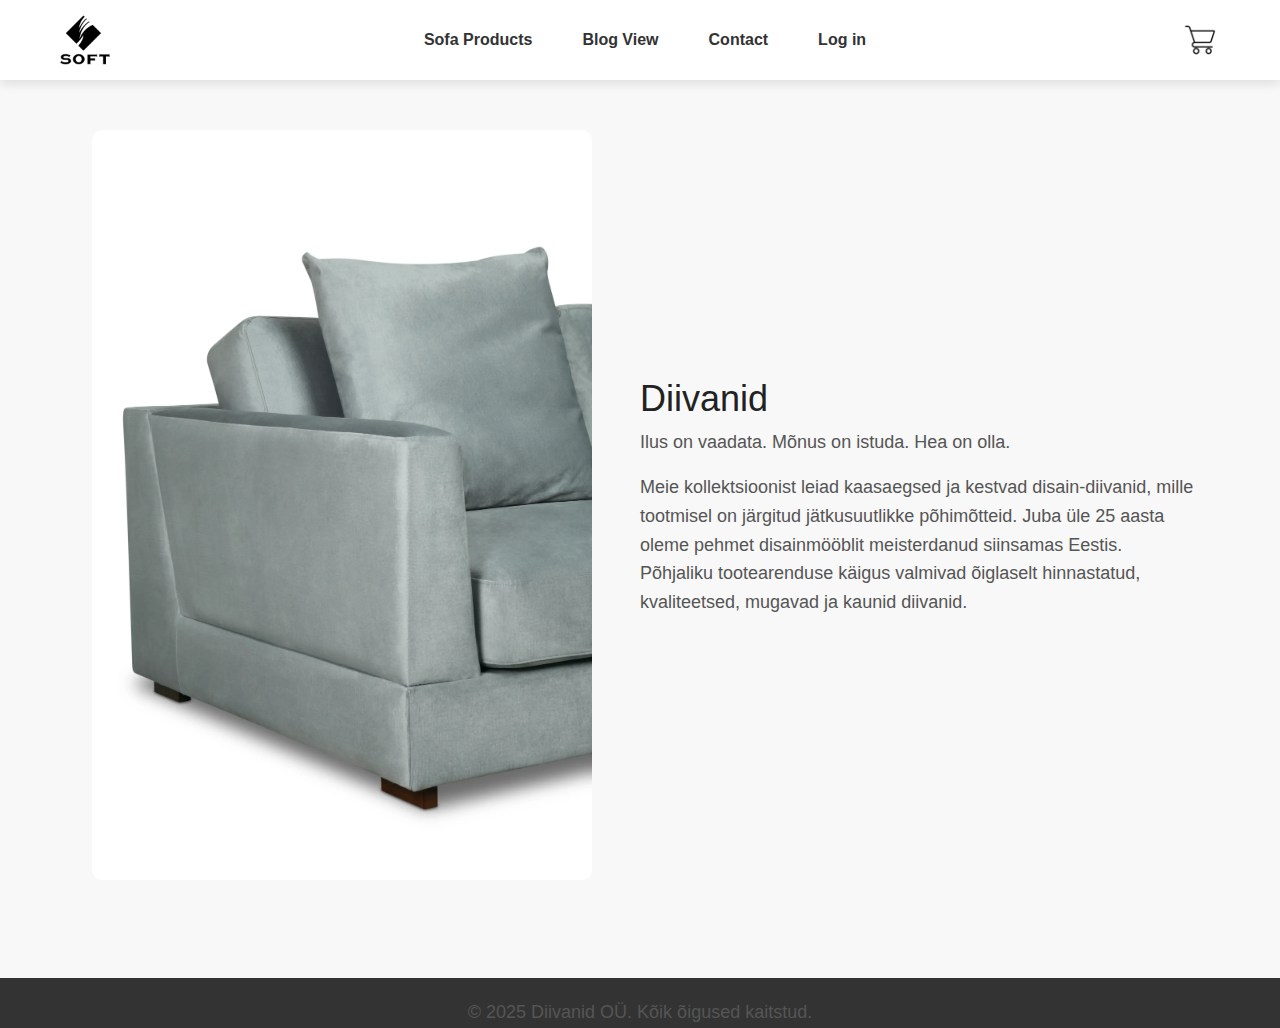
<file: index.html>
<!DOCTYPE html>
<html lang="en">
<head>
    <meta charset="UTF-8">
    <meta name="viewport" content="width=device-width, initial-scale=1.0">
    <title>Homepage</title>
    <link rel="stylesheet" href="css\bootstrap.css">
    <script src="js/bootstrap.js"></script>
    <link rel="stylesheet" href="disain.css">
</head>
<body>
    <div class="header">
        <div class="container">
            <div class="logo">
                <a href="index.html">
                    <img src="images/soft-logo-png-transparent.png" alt="Diivanid logo">
                </a>
            </div>

            <div class="nav">
                <a href="SofaProducts.html">Sofa Products</a>
                <a href="BlogView.html">Blog View</a> 
                <a href="Contact.html">Contact</a>
                <a href="LogIn.html">Log in</a>
            </div>

            <div class="cart">
                <a href="cart.html">
                    <img src="images/360_F_631788778_jbL4ZKDb5q1pQVst2lpEg7XFGKLpupBE.jpg" alt="Ostukorv">
                </a>
            </div>
        </div>
    </div>

    <!-- Peamine sektsioon (pilt vasakul, tekst paremal) -->
    <div class="main-section">
        <!-- Vasakul olev pilt -->
        <div class="image-container">
            <img src="images/2360_cropped_uhbb5l.webp" alt="Diivan">
        </div>

        <!-- Paremal olev tekst -->
        <div class="text-container">
            <h1>Diivanid</h1>
            <p>
                Ilus on vaadata. Mõnus on istuda. Hea on olla.
            </p>
            <p>
                Meie kollektsioonist leiad kaasaegsed ja kestvad disain-diivanid, 
                mille tootmisel on järgitud jätkusuutlikke põhimõtteid. 
                Juba üle 25 aasta oleme pehmet disainmööblit meisterdanud 
                siinsamas Eestis. Põhjaliku tootearenduse käigus valmivad õiglaselt hinnastatud, 
                kvaliteetsed, mugavad ja kaunid diivanid.
            </p>
        </div>
    </div>

    <div class="footer mt-5">
        <div class="container text-center">
            <p>© 2025 Diivanid OÜ. Kõik õigused kaitstud.</p>
        </div>
    </div>
</body>
</html>
</file>
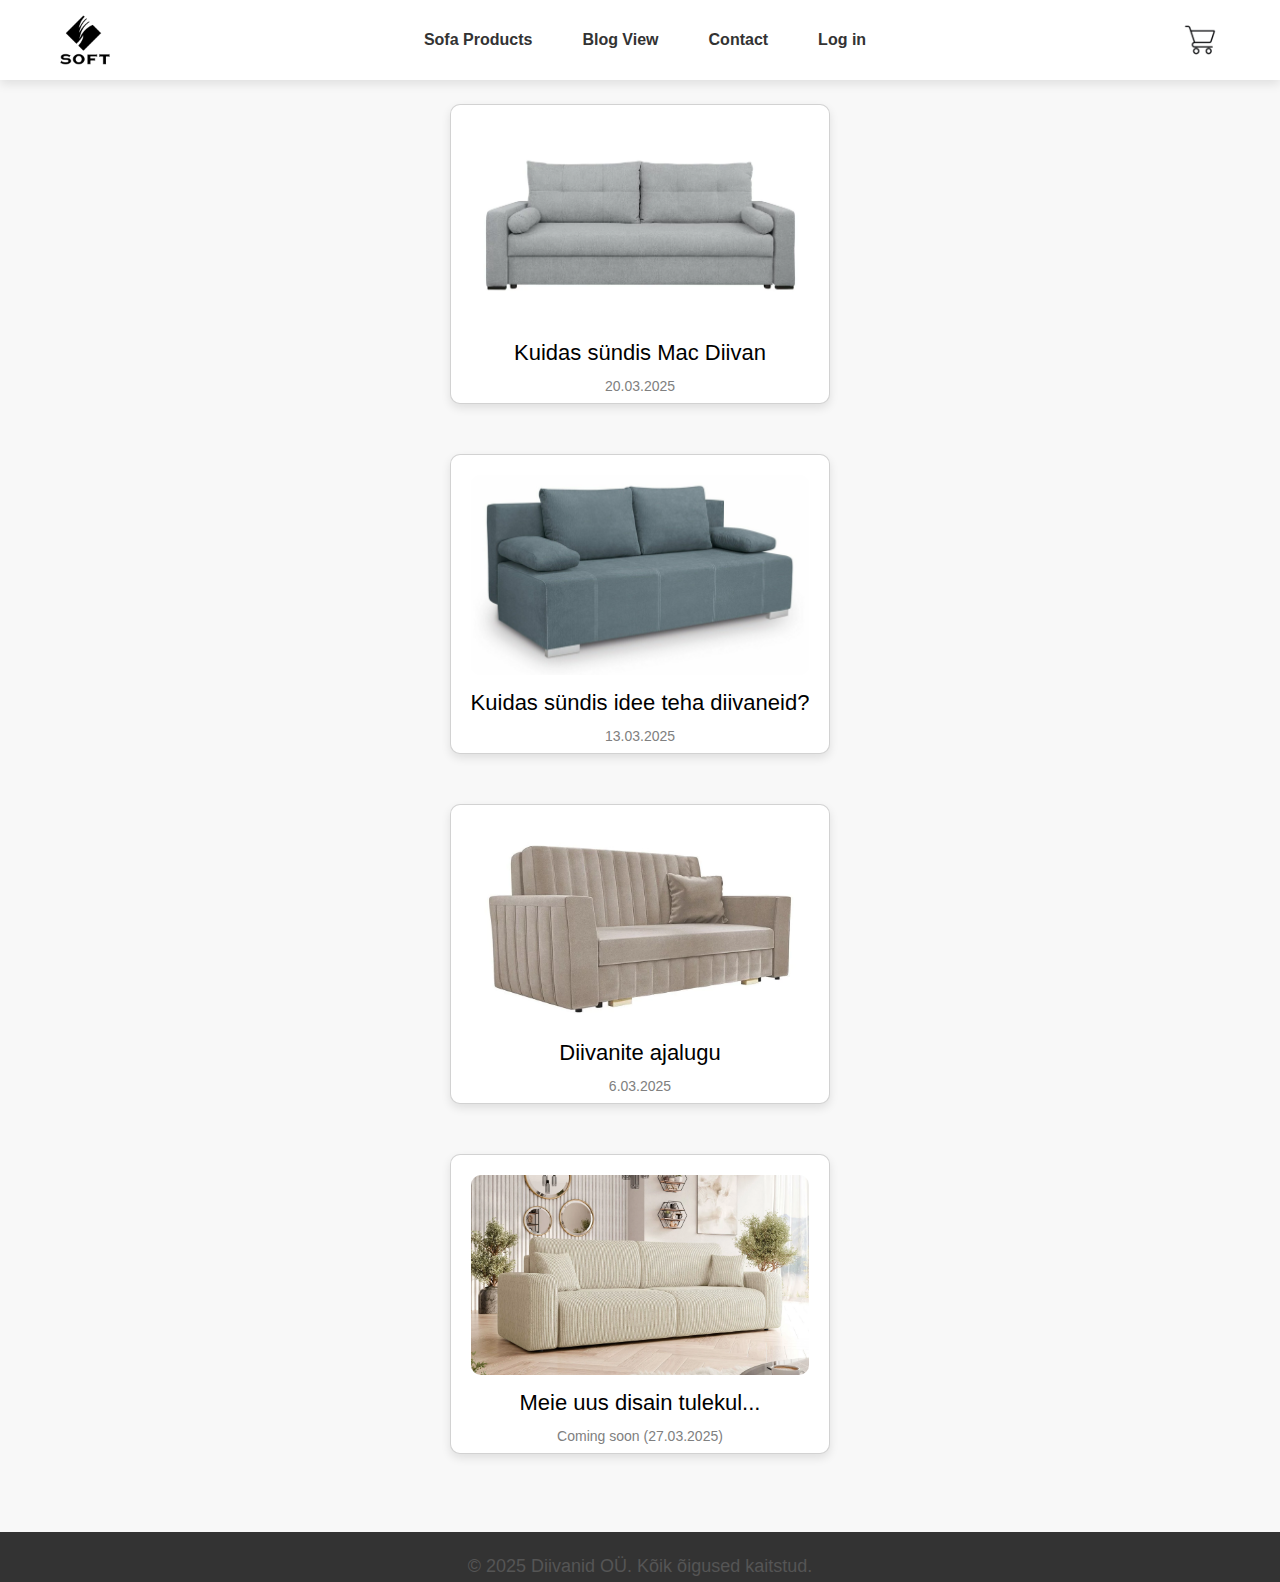
<file: BlogView.html>
<!DOCTYPE html>
<html lang="en">
<head>
    <meta charset="UTF-8">
    <meta name="viewport" content="width=device-width, initial-scale=1.0">
    <title>Blog view</title>
    <link rel="stylesheet" href="css\bootstrap.css">
    <script src="js/bootstrap.js"></script>
    <link rel="stylesheet" href="disain.css">
    <style>
        /* Paigutus, et kaardid oleksid üksteise all ja keskel */
        .posts__grid {
            display: flex;
            flex-direction: column; /* Kaardid paigutatakse üksteise alla */
            align-items: center; /* Paigutab kaardid horisontaalselt keskele */
            justify-content: flex-start; /* Paigutab kaardid algusesse (kui neid on palju, siis ei lähe nad alla) */
            gap: 20px; /* Ruumi kaartide vahel */
            width: 100%; /* Täidab kogu laiuse */
            max-width: 1200px; /* määrab maksimaalse laius, et vältida liiga laiu kaarte */
            margin: 0 auto; /* Paigutab konteineri ekraani keskele */
        }

        .posts_column {
            display: flex;
            flex-direction: column; 
            align-items: center; 
            gap: 20px; 
        }

        .card--article {
            background: white;
            padding: 20px;
            border-radius: 10px;
            margin-bottom: 30px;
            box-shadow: 0 4px 10px rgba(0, 0, 0, 0.1);
            text-align: center;
            display: flex;
            flex-direction: column;
            justify-content: space-between;
            height: 300px; /* Kõik kaardid on sama kõrgusega */
            max-width: 400px; /* Et kaardid poleks liiga laiad */
            width: 100%; /* Täidab kogu saadaval oleva ruumi */
        }

        .card__article-container {
            display: flex;
            flex-direction: column;
            justify-content: space-between;
            text-align: center;
            height: 100%;
        }

        .blog-imag {
            width: 100%; /* Pilt täidab kogu laiuse */
            height: 200px; 
            object-fit: cover; /* Lõikab pildi nii, et tähtsad osad jäävad nähtavale */
            border-radius: 10px;
            margin-bottom: 15px;
        }

        .card__article-title {
            font-size: 22px;
            margin-bottom: 10px;
            color: black; /* Pealkirjad mustad */
            transition: color 0.3s ease-in-out;
        }

        .card__article-title a {
            text-decoration: none; /* Eemaldab allajoonimise */
            color: black; 
        }

        .card__article-title a:hover {
            color: #800080; /* Hoveril lillaks */
        }

        .card__date {
            font-size: 14px;
            color: gray;
            margin-top: auto; /* Lükkab kuupäeva alla */
        }
   </style>
</head>
<body>

    <div class="header">
        <div class="container">
            <!-- Logo vasakul -->
            <div class="logo">
                <a href="index.html">
                    <img src="images/soft-logo-png-transparent.png" alt="Diivanid logo">
                </a>
            </div>

            <!-- Navigatsioonimenüü keskel -->
            <div class="nav">
                <a href="SofaProducts.html">Sofa Products</a>
                <a href="BlogView.html">Blog View</a> 
                <a href="Contact.html">Contact</a>
                <a href="LogIn.html">Log in</a>
            </div>

            <!-- Ostukorvi ikoon paremal -->
            <div class="cart">
                <a href="cart.html">
                    <img src="images/360_F_631788778_jbL4ZKDb5q1pQVst2lpEg7XFGKLpupBE.jpg" alt="Ostukorv">
                </a>
            </div>
        </div>
    </div>

    <br>

    <div class="posts">
        <div class="h-container">
            <div class="grid grid--center-xs grid--quintuple-gutter posts__grid">
                <div class="grid__col grid_col--sm-6 grid__col--md 5 posts_column">
                    <div class="card card--article">
                        <div class="card__article-container"> 
                            <img class="blog-imag" src="images/BlogiPildid/diivanvoodi-boston-586-aston-16_3947527.webp" alt="">
                            <h4 class="card__article-title">
                                <a href="https://softrend.ee/diivan-mac-kuidas-ta-sundis/" class="card__article-link">Kuidas sündis Mac Diivan</a>
                            </h4>
                            <time class="card__date" datetime> 20.03.2025</time>
                        </div>
                    </div>

                    <div class="card card--article">
                        <div class="card__article-container"> 
                            <img class="blog-imag" src="images/BlogiPildid/diivanvoodi-boston-597-wind-76_3862351.jpg" alt="">
                            <h4 class="card__article-title">
                                <a href="https://softrend.ee/diivan-mac-kuidas-ta-sundis/" class="card__article-link">Kuidas sündis idee teha diivaneid?</a>
                            </h4>
                            <time class="card__date" datetime> 13.03.2025</time>
                        </div>
                    </div>

                    <div class="card card--article">
                        <div class="card__article-container"> 
                            <img class="blog-imag" src="images/BlogiPildid/diivanvoodi-columbus-137-paros-2_3095694.webp" alt=""> 
                            <h4 class="card__article-title"> 
                                <a href="https://softrend.ee/diivan-mac-kuidas-ta-sundis/" class="card__article-link">Diivanite ajalugu</a>
                            </h4>
                            <time class="card__date" datetime> 6.03.2025</time>
                        </div>
                    </div>

                    <div class="card card--article">
                        <div class="card__article-container"> 
                            <img class="blog-imag" src="images/BlogiPildid/diivanvoodi-shelton-104-poso-100_3679557.webp" alt=""> 
                            <h4 class="card__article-title"> 
                                <a href="https://softrend.ee/diivan-mac-kuidas-ta-sundis/" class="card__article-link">Meie uus disain tulekul...</a>
                            </h4>
                            <time class="card__date" datetime> Coming soon (27.03.2025) </time>
                        </div>
                    </div>
                </div>
            </div>
        </div>
    </div>

    <div class="footer mt-5">
        <div class="container text-center">
            <p>© 2025 Diivanid OÜ. Kõik õigused kaitstud.</p>
        </div>
    </div>
</body>
</html>
</file>
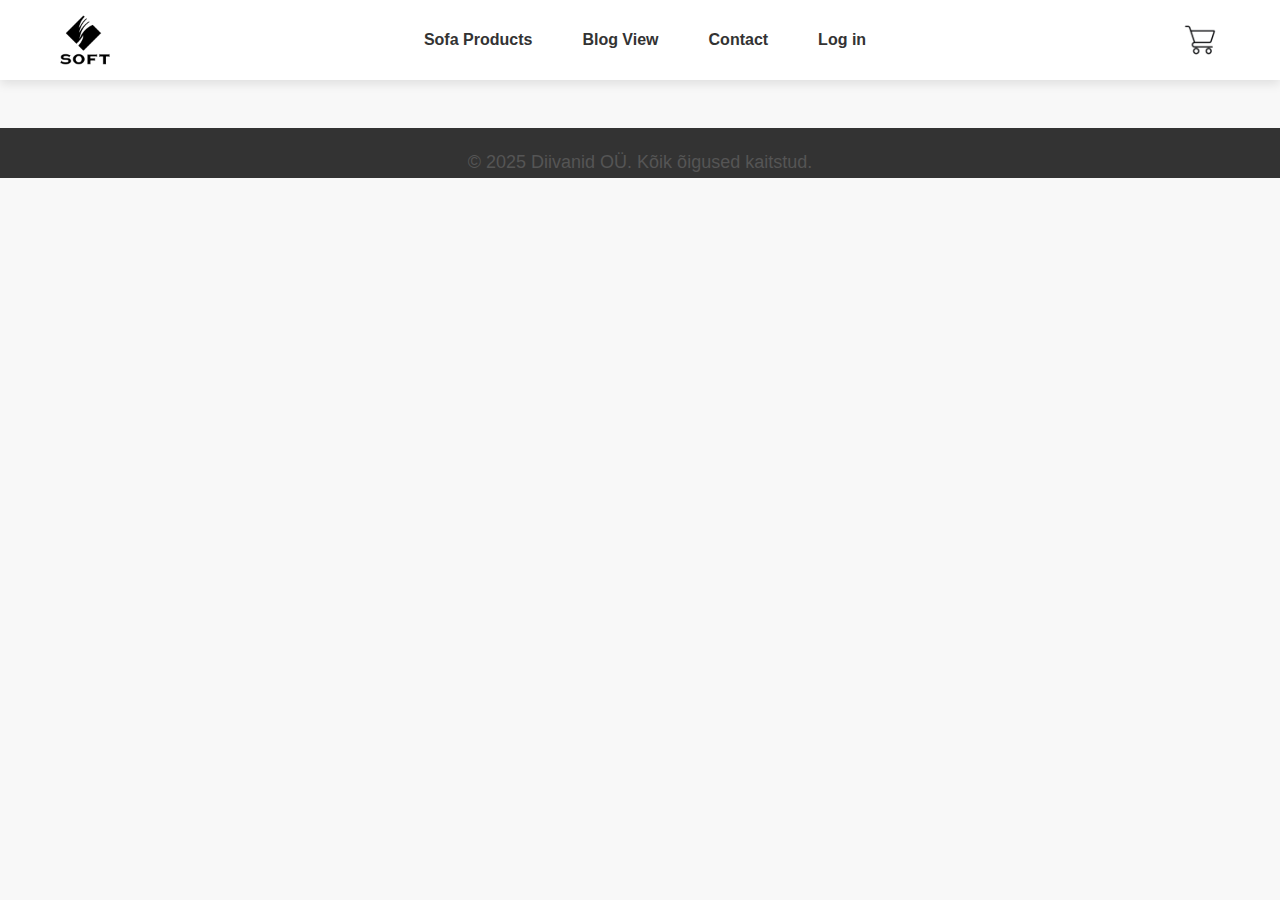
<file: cart.html>
<!DOCTYPE html>
<html lang="en">
<head>
    <meta charset="UTF-8">
    <meta name="viewport" content="width=device-width, initial-scale=1.0">
    <title>Basket</title>
    <link rel="stylesheet" href="css\bootstrap.css">
    <script src="js/bootstrap.js"></script>
    <link rel="stylesheet" href="disain.css">
</head>
<body>
    <div class="header">
        <div class="container">
            <div class="logo">
                <a href="index.html">
                    <img src="images/soft-logo-png-transparent.png" alt="Diivanid logo">
                </a>
            </div>

            <div class="nav">
                <a href="SofaProducts.html">Sofa Products</a>
                <a href="BlogView.html">Blog View</a> 
                <a href="Contact.html">Contact</a>
                <a href="LogIn.html">Log in</a>
            </div>

            <div class="cart">
                <a href="cart.html">
                    <img src="images/360_F_631788778_jbL4ZKDb5q1pQVst2lpEg7XFGKLpupBE.jpg" alt="Ostukorv">
                </a>
            </div>
        </div>
    </div>

    <div class="footer mt-5">
        <div class="container text-center">
            <p>© 2025 Diivanid OÜ. Kõik õigused kaitstud.</p>
        </div>
    </div>
</body>
</html>
</file>
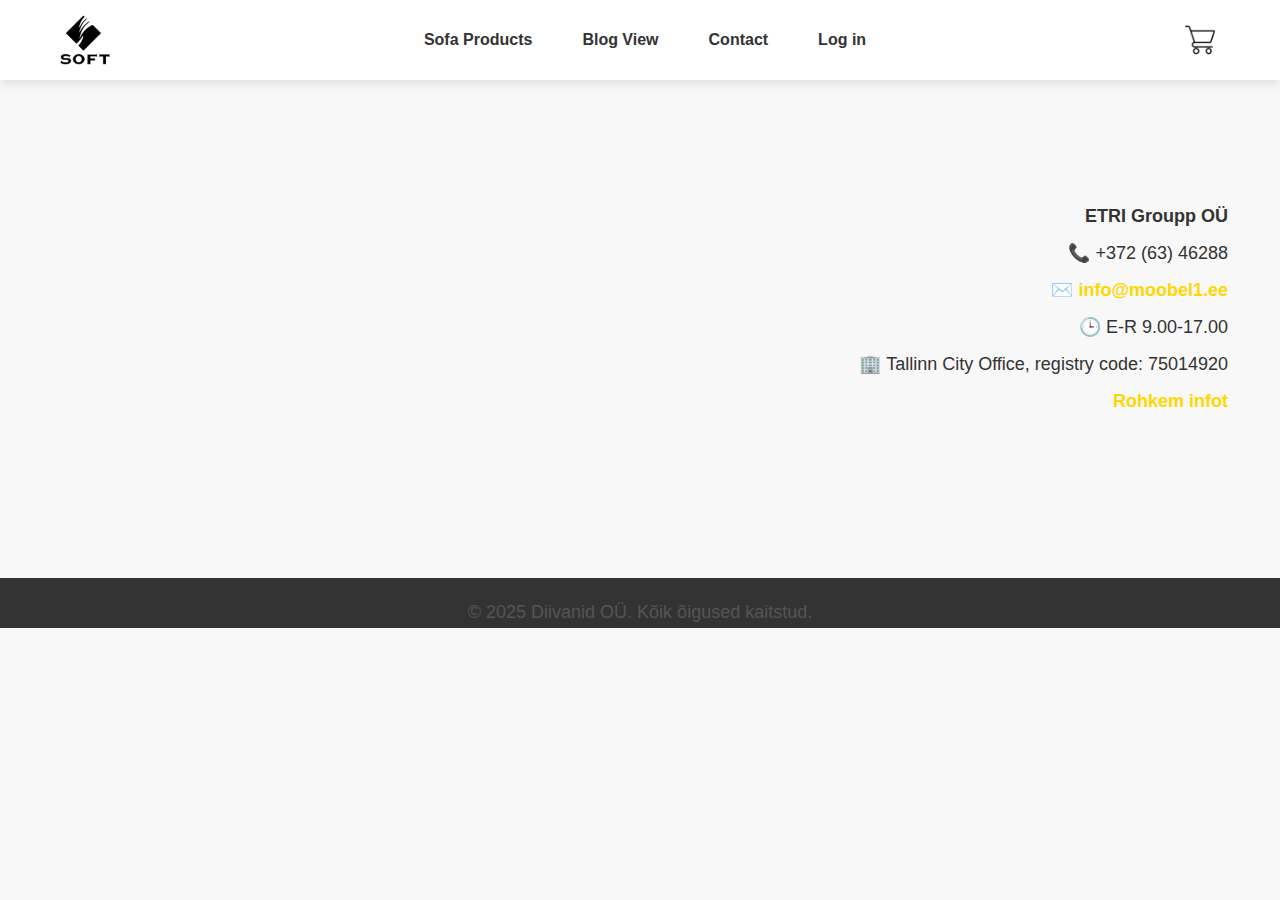
<file: Contact.html>
<!DOCTYPE html>
<html lang="en">
<head>
    <meta charset="UTF-8">
    <meta name="viewport" content="width=device-width, initial-scale=1.0">
    <title>Contact</title>
    <link rel="stylesheet" href="css\bootstrap.css">
    <script src="js/bootstrap.js"></script>
    <link rel="stylesheet" href="disain.css">
    <style>
        /* Kontaktide sektsioon */
        .contact-section .container {
            display: flex;
            align-items: center;
            justify-content: space-between; 
            max-width: 1200px;
            margin: 0 auto;
        }

        .contact-section .logo img {
            height: 80px; 
        }

        .contact-section .logo { /* logo nihutan pisut keskele */
            flex-shrink: 0;
        }

        .contact-info {
            text-align: right;
        }

        .contact-info ul {
            list-style: none;
            padding: 0;
        }

        .contact-info li {
            margin-bottom: 10px;
            font-size: 18px;
        }

        .contact-info a {
            color: #FFD700; 
            text-decoration: none;
            font-weight: bold;
        }

        .contact-info a:hover {
            text-decoration: underline;
            color: #800080;
        }

        /* Google Map */
        #map {
            width: 100%;
            height: 400px;
            border-radius: 10px;
            box-shadow: 0 4px 10px rgba(0, 0, 0, 0.1);
            margin-top: 30px; /* Lisab natuke ruumi kaardi kohale */
        }

        /* Footer all */
        .footer {
            text-align: center;
            padding: 20px 0;
            background-color: #333;
            color: white;
            width: 100%;
        }
         /* Kaardikonteineri stiilid */
        .map-container {
            width: 80%; /* Kaardi konteineri laius */
            max-width: 800px; /* Piiratud maksimaalne laius */
            height: 450px; /* Kaardi kõrgus */
            display: flex;
            justify-content: center; /* Paigutab iframe'i horisontaalselt keskele */
            align-items: center; /* Paigutab iframe'i vertikaalselt keskele */
            margin: 0 auto; /* Keskendamine */
        }

        /* Iframe stiil, et kaart ei läheks liiga suureks ega liiga väikeseks */
        .map-container iframe {
            width: 100%; 
            height: 100%; /* Iframe võtab kogu konteineri kõrgusest */
            border: none; /* Eemaldab serva */
        }
    </style>
</head>
<body>

    <div class="header">
        <div class="container">
            <div class="logo">
                <a href="index.html">
                    <img src="images/soft-logo-png-transparent.png" alt="Diivanid logo">
                </a>
            </div>

            <div class="nav">
                <a href="SofaProducts.html">Sofa Products</a>
                <a href="BlogView.html">Blog View</a> 
                <a href="Contact.html">Contact</a>
                <a href="LogIn.html">Log in</a>
            </div>

            <div class="cart">
                <a href="cart.html">
                    <img src="images/360_F_631788778_jbL4ZKDb5q1pQVst2lpEg7XFGKLpupBE.jpg" alt="Ostukorv">
                </a>
            </div>
        </div>
    </div>

    <!-- Kontaktide sektsioon -->
    <div class="contact-section">
        <div class="container">
            <div class="map-container"> <!-- Google Maps API -->
                <iframe src="https://www.google.com/maps/embed?pb=!1m18!1m12!1m3!1d2029.9114001353914!2d24.750063377571795!3d59.41787287465735!2m3!1f0!2f0!3f0!3m2!1i1024!2i768!4f13.1!3m3!1m2!1s0x469294bc824d41a3%3A0xc358d7c8816bd4f!2sVeerenni%20tn%2051%2C%2010138%20Tallinn!5e0!3m2!1set!2see!4v1742936614932!5m2!1set!2see" width="600" height="450" style="border:0;" allowfullscreen="" loading="lazy" referrerpolicy="no-referrer-when-downgrade"></iframe>
            </div>

            <!-- Kontaktinfo paremal -->
            <div class="contact-info">
                <ul>
                    <br>
                    <li><strong>ETRI Groupp OÜ</strong></li>
                    <li>📞 +372 (63) 46288</li>
                    <li>✉️ <a href="mailto:info@moobel1.ee">info@moobel1.ee</a></li>
                    <li>🕒 E-R 9.00-17.00</li>
                    <li>🏢 Tallinn City Office, registry code: 75014920</li>
                    <li><a href="https://www.moobel1.ee/auth-loginform/">Rohkem infot</a></li>
                </ul>
            </div>
        </div>
    </div>
    
    <div class="footer mt-5">
        <div class="container text-center">
            <p>© 2025 Diivanid OÜ. Kõik õigused kaitstud.</p>
        </div>
    </div>

</body>
</html>
</file>
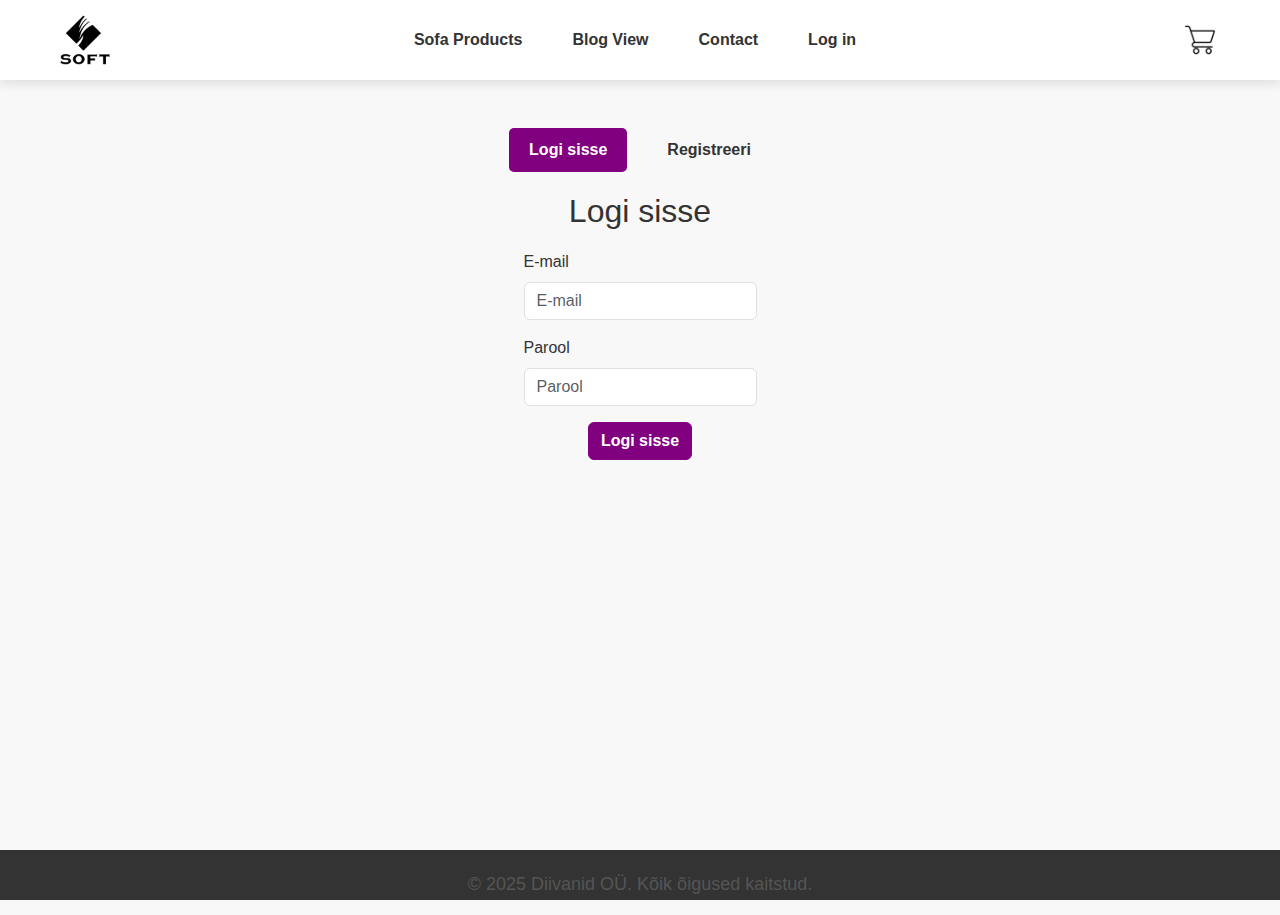
<file: LogIn.html>
<!DOCTYPE html>
<html lang="en">
<head>
    <meta charset="UTF-8">
    <meta name="viewport" content="width=device-width, initial-scale=1.0">
    <title>Log in</title>
    <link rel="stylesheet" href="css/bootstrap.css">
    <script src="js/bootstrap.js"></script>
    <link rel="stylesheet" href="./disain.css">
    <style>
        .login-form, .register-form {
            display: none;
        }
        .active {
            display: block;
        }
        .ty-login-tabs {
            display: flex;
            justify-content: center;
            gap: 20px;
            margin-bottom: 20px;
        }
        .ty-tablinks {
            padding: 10px 20px;
            cursor: pointer;
            font-weight: bold;
            border-radius: 5px;
            transition: background-color 0.3s ease;
        }
        .ty-tablinks.active {
            background-color: #800080;
            color: white;
        }
        .btn-primary {
            background-color: #800080;
            border-color: #800080;
            font-weight: bold;
        }
        .btn-primary:hover {
            background-color: #660066;
            border-color: #660066;
        }
        html, body {
            height: 100%;
            margin: 0;
            display: flex;
            flex-direction: column;
        }
        .container {
            flex: 1;
            display: flex;
            flex-direction: column;
            align-items: center;
            justify-content: flex-start;
        }
        .login-form form, .register-form form {
            display: flex;
            flex-direction: column;
            align-items: center;
            width: 100%;
            max-width: 350px;
        }
        h2 {
            margin-bottom: 20px;
            text-align: center;
        }
        .modal {
            display: none;
            position: fixed;
            left: 50%;
            top: 50%;
            transform: translate(-50%, -50%);
            background: white;
            padding: 20px;
            border-radius: 10px;
            box-shadow: 0px 4px 6px rgba(0, 0, 0, 0.1);
            text-align: center;
        }
        .modal.show {
            display: block;
        }
        .header .container {
            display: flex;               
            flex-direction: row;          /*kõik elemendid horisontaalselt */
            align-items: center;          /* Kõik elemendid vertikaalselt tsentreeritud */
            justify-content: space-between; /* Kõik elemendid paigutatakse servadele */
            height: auto;                 
            padding: 0px 20px;          
        }

        .logo {
            margin-right: 20px; /* Kaugus logo ja järgmise elemendi vahel */
        }

        .nav {
            margin-right: 20px; /* Kaugus nav'i ja järgmise elemendi vahel */
        }

        .cart {
            margin-left: 20px;  /* Kaugus cart ja nav'i vahel */
        }

    </style>
</head>
<body>
    <div class="header">
        <div class="container">
            <div class="logo">
                <a href="index.html">
                    <img src="images/soft-logo-png-transparent.png" alt="Diivanid logo">
                </a>
            </div>
            <div class="nav">
                <a href="SofaProducts.html">Sofa Products</a>
                <a href="BlogView.html">Blog View</a> 
                <a href="Contact.html">Contact</a>
                <a href="LogIn.html">Log in</a>
            </div>
            <div class="cart">
                <a href="cart.html">
                    <img src="images/360_F_631788778_jbL4ZKDb5q1pQVst2lpEg7XFGKLpupBE.jpg" alt="Ostukorv">
                </a>
            </div>
        </div>
    </div>

    <div class="container mt-5">
        <div class="ty-login-tabs text-center">
            <span class="ty-tablinks active" id="login" onclick="showLogin()">Logi sisse</span>
            <span class="ty-tablinks" id="register" onclick="showRegister()">Registreeri</span>
        </div>

        <div class="login-form active" id="loginForm">
            <h2>Logi sisse</h2>
            <form id="loginFormElem">
                <div class="mb-3">
                    <label for="email" class="form-label">E-mail</label>
                    <input type="email" id="email" class="form-control" placeholder="E-mail" required>
                </div>
                <div class="mb-3">
                    <label for="password" class="form-label">Parool</label>
                    <input type="password" id="password" class="form-control" placeholder="Parool" required>
                </div>
                <button type="submit" class="btn btn-primary">Logi sisse</button>
            </form>
        </div>

        <div class="register-form" id="registerForm">
            <h2>Registreeri</h2>
            <form id="registerFormElem">
                <div class="mb-3">
                    <label for="firstName" class="form-label">Eesnimi</label>
                    <input type="text" id="firstName" class="form-control" placeholder="Eesnimi" required>
                </div>
                <div class="mb-3">
                    <label for="lastName" class="form-label">Perenimi</label>
                    <input type="text" id="lastName" class="form-control" placeholder="Perenimi" required>
                </div>
                <div class="mb-3">
                    <label for="phoneNumber" class="form-label">Telefon</label>
                    <input type="tel" id="phoneNumber" class="form-control" placeholder="Telefon" pattern="(+372) "> <!-- pattern="[0-9]{8}" saab määrata formati ehk mida kasutaja peab telefoni numbril sisestama-->
                </div>
                <div class="mb-3">
                    <label for="emailRegister" class="form-label">E-mail</label>
                    <input type="email" id="emailRegister" class="form-control" placeholder="E-mail" required>
                </div>
                <div class="mb-3">
                    <label for="passwordRegister" class="form-label">Parool</label>
                    <input type="password" id="passwordRegister" class="form-control" placeholder="Parool" required>
                </div>
                <button type="submit" class="btn btn-primary">Registreeri</button>
            </form>
        </div>

        <div id="modal" class="modal">
            <p id="modal-text"></p>
            <button onclick="closeModal()">OK</button>
        </div>
    </div>

    <script>
        function showLogin() {
            document.getElementById('loginForm').classList.add('active');
            document.getElementById('registerForm').classList.remove('active');
            document.getElementById('login').classList.add('active');
            document.getElementById('register').classList.remove('active');
        }

        function showRegister() {
            document.getElementById('loginForm').classList.remove('active');
            document.getElementById('registerForm').classList.add('active');
            document.getElementById('login').classList.remove('active');
            document.getElementById('register').classList.add('active');
        }

        function showModal(message) {
            document.getElementById('modal-text').innerText = message;
            document.getElementById('modal').classList.add('show');
        }

        function closeModal() {
            document.getElementById('modal').classList.remove('show');
        }

        document.getElementById('loginFormElem').addEventListener('submit', function (e) {
            e.preventDefault();
            showModal('Oled edukalt sisse loginud!');
        });

        document.getElementById('registerFormElem').addEventListener('submit', function (e) {
            e.preventDefault();
            showModal('Oled edukalt registreeritud!');
        });
    </script>

    <div class="footer mt-5">
        <div class="container text-center">
            <p>© 2025 Diivanid OÜ. Kõik õigused kaitstud.</p>
        </div>
    </div>
</body>
</html>
</file>
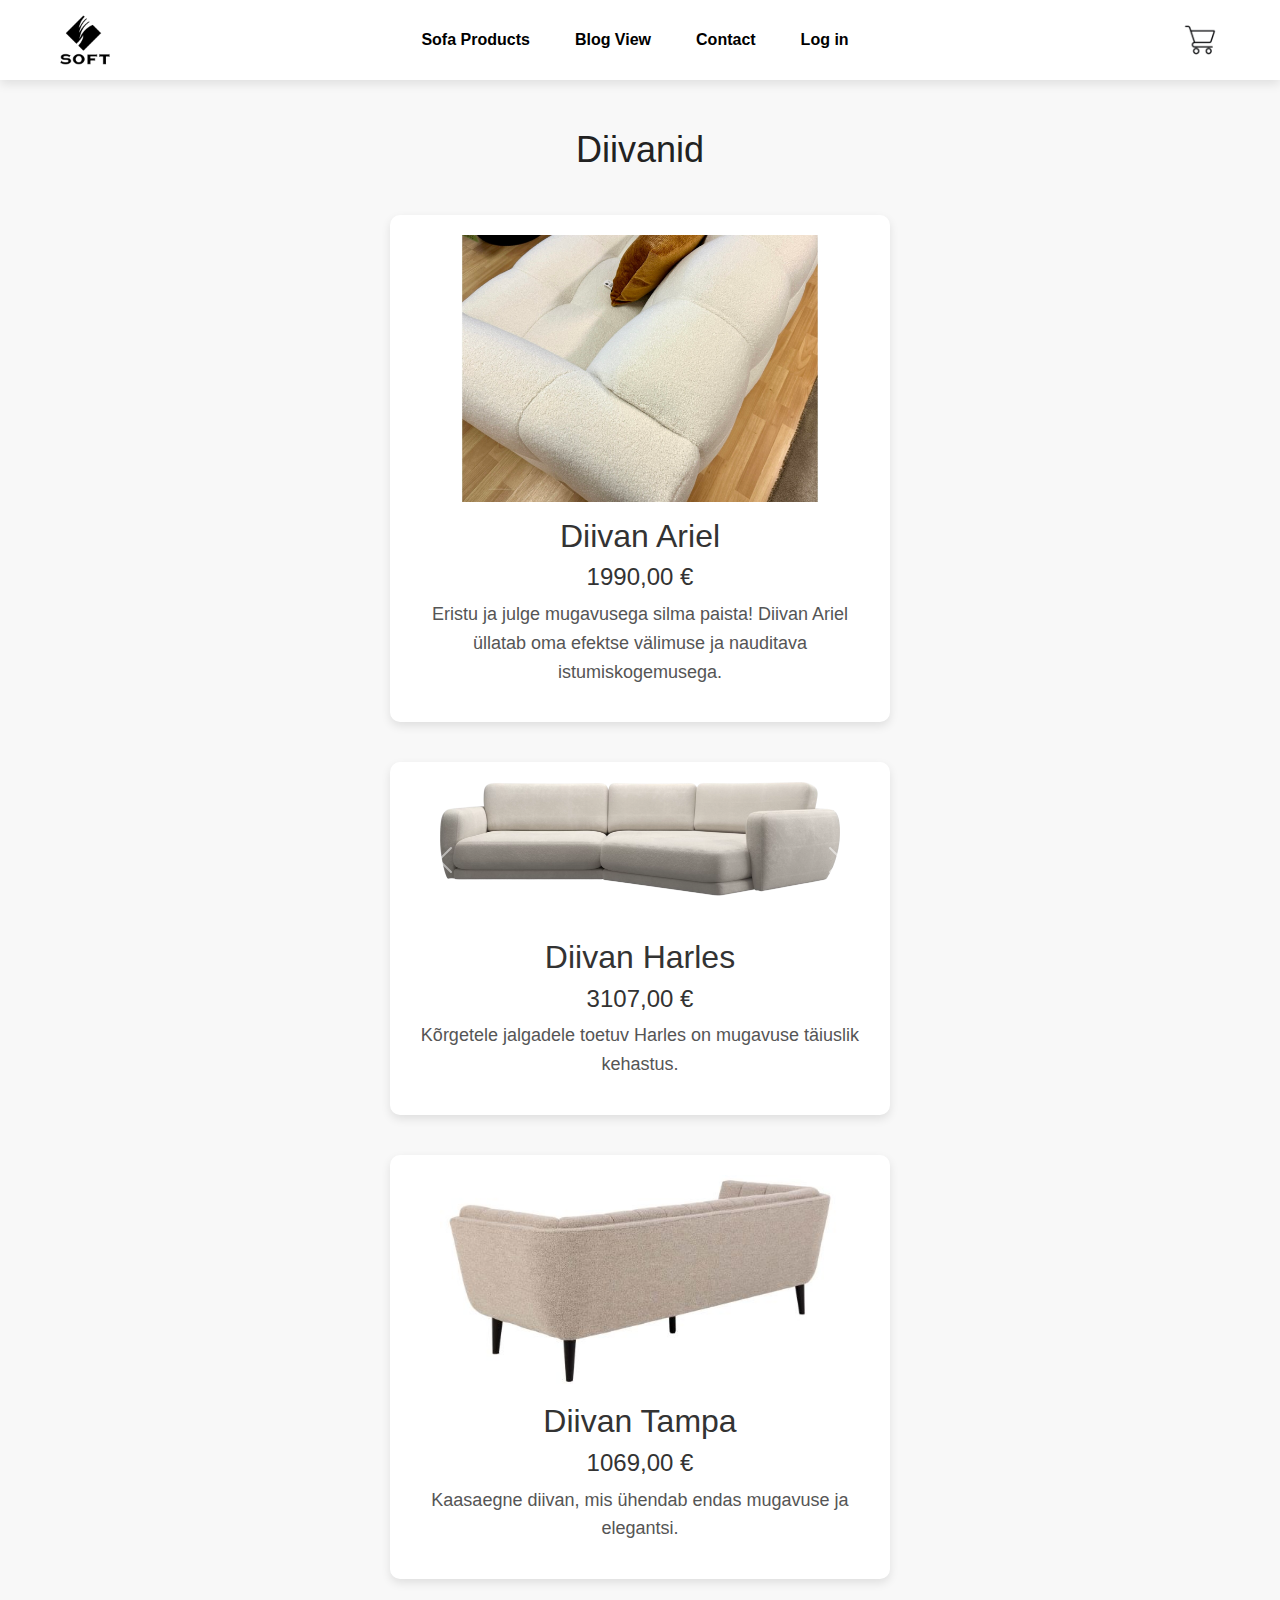
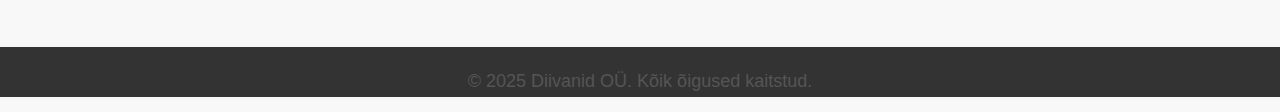
<file: SofaProducts.html>
<!DOCTYPE html>
<html lang="en">
<head>
    <meta charset="UTF-8">
    <meta name="viewport" content="width=device-width, initial-scale=1.0">
    <title>Sofa Products</title>
    <link rel="stylesheet" href="css\bootstrap.css">
    <script src="js/bootstrap.js"></script>
    <link rel="stylesheet" href="disain.css">
    <style>
        .body {
            margin: 0;
            font-family: Arial, sans-serif;
            background-color: #f8f8f8;
            color: #333;
        }

        /* Päis (header) */
        .header {
            background-color: #ffffff;
            padding: 20px 0;
            box-shadow: 0px 4px 6px rgba(0, 0, 0, 0.1);
            width: 100%; /* Päis katab kogu laius */
        }

        /* Peamine konteiner, kus on logo, nav ja cart */
        .header .container {
            width: 100%;
            margin: 0 auto;
            display: flex;
            justify-content: space-between; /* Logo vasakul, nav keskel, cart paremal */
            align-items: center;
            padding: 0 20px;
        }

        .logo img {
            height: 50px;
            left: 100%;
        }

        /* Navigatsioonimenüü */
        .nav {
            display: flex;
            justify-content: flex-start; /* Muudetud, et nav oleks vasakul */
            gap: 15px;
        }

        .nav a {
            text-decoration: none;
            color: black;
            font-weight: bold;
            transition: color 0.3s ease-in-out;
        }

        .nav a:hover {
            color: #8a2be2;
        }

        .cart img {
            height: 40px; 
        }

        /* Sisuosa */
        .container {
            display: flex;
            flex-direction: column; /* Asetab elemendid üksteise alla */
            align-items: center; /* Joondab keskele */
            justify-content: space-between;
        }

        /* Diivanite kujundus */
        .sofa-item {
            width: 100%;
            max-width: 500px;
            background: white;
            padding: 20px;
            border-radius: 10px;
            margin: 20px 0;
            box-shadow: 0 4px 10px rgba(0, 0, 0, 0.1);
            text-align: center;
        }

        .sofa-item img {
            width: 100%;
            max-width: 400px;
            height: auto;
            border-radius: 10px;
            margin-bottom: 15px;
        }

        .header .container {
            display: flex;               
            flex-direction: row;        
            align-items: center;         
            justify-content: space-between;
            height: auto;                
            padding: 0px 20px;        
        }

        .logo {
            margin-right: 20px; 
        }

        .nav {
            margin-right: 20px; 
        }

        .cart {
            margin-left: 20px; 
        }
    </style>
</head>
<body>
    <div class="header">
        <div class="container">
            <div class="logo">
                <a href="index.html">
                    <img src="images/soft-logo-png-transparent.png" alt="Diivanid logo">
                </a>
            </div>

            <div class="nav">
                <a href="SofaProducts.html">Sofa Products</a>
                <a href="BlogView.html">Blog View</a> 
                <a href="Contact.html">Contact</a>
                <a href="LogIn.html">Log in</a>
            </div>

            <div class="cart">
                <a href="cart.html">
                    <img src="images/360_F_631788778_jbL4ZKDb5q1pQVst2lpEg7XFGKLpupBE.jpg" alt="Ostukorv">
                </a>
            </div>
        </div>
    </div>

    <!-- Peamine sisu -->
    <div class="container mt-5">
        <h1 class="text-center mb-4">Diivanid</h1>

        <!-- Diivan 1: Ariel -->
        <div class="sofa-item">
            <div id="carouselAriel" class="carousel slide" data-bs-ride="carousel">
                <div class="carousel-inner">
                    <div class="carousel-item active">
                        <img src="images/Diivan-Ariel-Wooley-22907-1-scaled-1500x1000.jpg" alt="Diivan Ariel">
                    </div>
                    <div class="carousel-item">
                        <img src="images/Diivan-Ariel-Wooley-22907-2-scaled-1500x1000.jpg" alt="Diivan Ariel">
                    </div>
                    <div class="carousel-item">
                        <img src="images/Diivan-Ariel-Wooley-22907-3-scaled-1500x1000.jpg" alt="Diivan Ariel">
                    </div>
                </div>
                <button class="carousel-control-prev" type="button" data-bs-target="#carouselAriel" data-bs-slide="prev">
                    <span class="carousel-control-prev-icon"></span>
                </button>
                <button class="carousel-control-next" type="button" data-bs-target="#carouselAriel" data-bs-slide="next">
                    <span class="carousel-control-next-icon"></span>
                </button>
            </div>
            <h2>Diivan Ariel</h2>
            <h4>1990,00 €</h4>
            <p>Eristu ja julge mugavusega silma paista! Diivan Ariel üllatab oma efektse välimuse ja nauditava istumiskogemusega.</p>
        </div>

        <!-- Diivan 2: Harles -->
        <div class="sofa-item">
            <div id="carouselHarles" class="carousel slide" data-bs-ride="carousel">
                <div class="carousel-inner">
                    <div class="carousel-item active">
                        <img src="images/S72-15CLCSR_Bergen900_front.webp" alt="Diivan Harles">
                    </div>
                    <div class="carousel-item">
                        <img src="images/S72-15CLCSR_Bergen900_side.webp" alt="Diivan Harles">
                    </div>
                </div>
                <button class="carousel-control-prev" type="button" data-bs-target="#carouselHarles" data-bs-slide="prev">
                    <span class="carousel-control-prev-icon"></span>
                </button>
                <button class="carousel-control-next" type="button" data-bs-target="#carouselHarles" data-bs-slide="next">
                    <span class="carousel-control-next-icon"></span>
                </button>
            </div>
            <h2>Diivan Harles</h2>
            <h4>3107,00 €</h4>
            <p>Kõrgetele jalgadele toetuv Harles on mugavuse täiuslik kehastus.</p>
        </div>

        <!-- Diivan 3: Tampa -->
        <div class="sofa-item">
            <div id="carouselTampa" class="carousel slide" data-bs-ride="carousel">
                <div class="carousel-inner">
                    <div class="carousel-item active">
                        <img src="images/43063eb9dd734e684ad9b2a5e9399e9d69614b64_AC97784_03_6.jpg" alt="Diivan Tampa">
                    </div>
                    <div class="carousel-item">
                        <img src="images/e4826bb4c9828936f33c934bf77841af41f9e90e_AC97784_08_6.jpg" alt="Diivan Tampa">
                    </div>
                </div>
                <button class="carousel-control-prev" type="button" data-bs-target="#carouselTampa" data-bs-slide="prev">
                    <span class="carousel-control-prev-icon"></span>
                </button>
                <button class="carousel-control-next" type="button" data-bs-target="#carouselTampa" data-bs-slide="next">
                    <span class="carousel-control-next-icon"></span>
                </button>
            </div>
            <h2>Diivan Tampa</h2>
            <h4>1069,00 €</h4>
            <p>Kaasaegne diivan, mis ühendab endas mugavuse ja elegantsi.</p>
        </div>
    </div>

    <div class="footer mt-5">
        <div class="container text-center">
            <p>© 2025 Diivanid OÜ. Kõik õigused kaitstud.</p>
        </div>
    </div>

</body>
</html>
</file>
<file: disain.css>
body {
    margin: 0;
    font-family: Arial, sans-serif;
    background-color: #f8f8f8;
    color: #333;
    display: flex;
    flex-direction: column;
    min-height: 100vh; /* Tagab, et keha täidab kogu ekraani kõrguse */
}

/* Päis (header) */
.header {
    background-color: #fff !important;
    padding: 15px 0 !important;
    display: flex !important;
    justify-content: space-between  !important;
    align-items: center  !important;
    box-shadow: 0px 4px 10px rgba(0, 0, 0, 0.1)  !important;
}

/* Peamine konteiner (logo, nav ja cart) */
.header .container {
    width: 100%  !important;
    max-width: 1200px  !important;
    margin: 0 auto  !important;
    display: flex  !important;
    justify-content: space-between  !important;
    align-items: center  !important;
    padding: 0 20px;
}

/* Logo */
.logo img {
    height: 50px;
}

/* Navigatsioonimenüü */
.nav {
    display: flex;
    gap: 20px;
}

.nav a {
    text-decoration: none;
    color: #333;
    font-weight: bold;
    padding: 8px 15px;
}

.nav a:hover {
    color: #8a2be2;
}

/* Ostukorvi ikoon */
.cart img {
    height: 40px;
}

/* Jalus */
.footer {
    background-color: #333;
    color: white;
    text-align: center;
    padding: 20px 0;
    margin-top: auto; /* Tagab, et jalgus on alati ekraani lõpus */
    width: 100%;
    height: 50px;
    position: relative;
    bottom: 0;
    left: 0;
}

/* Paigutus ja sisu */
.main-section {
    display: flex;
    justify-content: center;
    align-items: center;
    margin: 50px auto;
    width: 90%;
}

.image-container {
    flex: 1;
    text-align: center;
}

.image-container img {
    width: 100%;
    max-width: 500px;
    border-radius: 10px;
}

.text-container {
    flex: 1;
    padding: 20px;
    text-align: left;
}

h1 {
    font-size: 36px;
    color: #222;
}

p {
    font-size: 18px;
    line-height: 1.6;
    color: #555;
}
</file>
